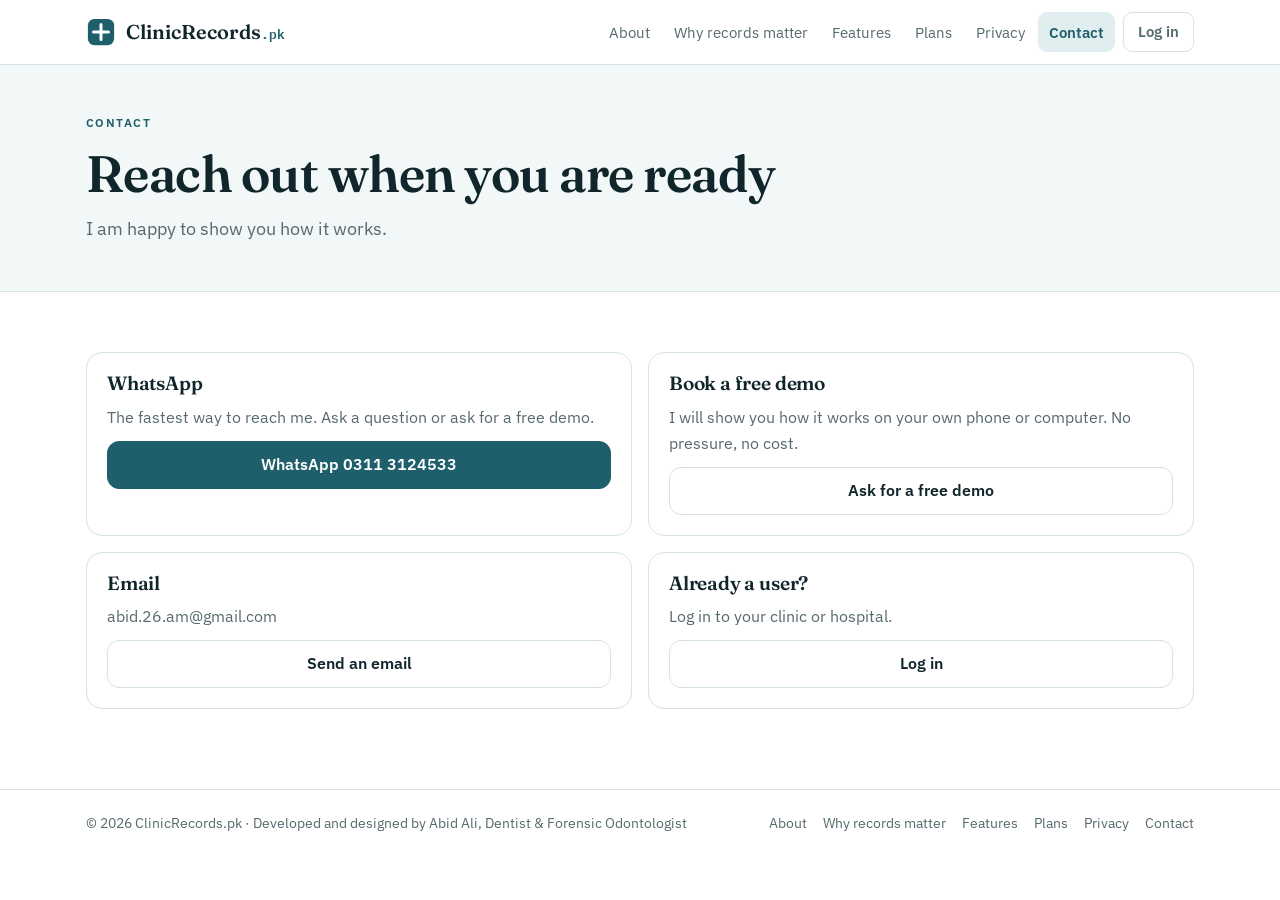
<file: contact.html>
<!doctype html>
<!-- ClinicRecords.pk – website. © 2026 Abid Ali. All rights reserved. -->
<html lang="en">
<head>
<meta charset="utf-8">
<meta name="viewport" content="width=device-width,initial-scale=1,viewport-fit=cover">
<meta name="theme-color" content="#1f5f6b">
<title>Contact – ClinicRecords.pk</title>
<meta name="description" content="Contact Abid Ali about ClinicRecords.pk by WhatsApp or email, or ask for a free demo.">
<link rel="preconnect" href="https://fonts.googleapis.com">
<link rel="stylesheet" href="https://fonts.googleapis.com/css2?family=Fraunces:opsz,wght@9..144,500;9..144,600&family=IBM+Plex+Sans:wght@400;500;600&family=IBM+Plex+Mono:wght@500&display=swap">
<link rel="stylesheet" href="site.css">
</head>
<body>
<header class="top"><div class="wrap">
  <a class="brand" href="home.html"><svg class="mark" viewBox="0 0 32 32" aria-hidden="true"><rect x="2" y="2" width="28" height="28" rx="7" fill="var(--teal)"/><path d="M16 8v16M8 16h16" stroke="var(--bg)" stroke-width="3.2" stroke-linecap="round"/></svg><span>ClinicRecords<small>.pk</small></span></a>
  <button class="btn menubtn" type="button" id="menubtn" aria-expanded="false" aria-controls="nav">☰ Menu</button>
  <nav class="nav" id="nav" aria-label="Main menu"><a href="home.html">About</a><a href="why.html">Why records matter</a><a href="features.html">Features</a><a href="plans.html">Plans</a><a href="privacy.html">Privacy</a><a href="contact.html" aria-current="page">Contact</a><a class="btn" href="index.html" style="margin-left:6px">Log in</a></nav>
</div></header>
<main>
<section class="ph"><div class="wrap"><p class="eyebrow">Contact</p><h1>Reach out when you are ready</h1><p class="lead">I am happy to show you how it works.</p></div></section><section class="band"><div class="wrap"><div class="grid g2">
<div class="cardx"><h3>WhatsApp</h3><p style="color:var(--muted)">The fastest way to reach me. Ask a question or ask for a free demo.</p><a class="btn primary" href="https://wa.me/923113124533">WhatsApp 0311 3124533</a></div>
<div class="cardx"><h3>Book a free demo</h3><p style="color:var(--muted)">I will show you how it works on your own phone or computer. No pressure, no cost.</p><a class="btn" href="https://wa.me/923113124533?text=Hello,%20I%20would%20like%20a%20free%20demo%20of%20ClinicRecords.pk.">Ask for a free demo</a></div>
<div class="cardx"><h3>Email</h3><p style="color:var(--muted)">abid.26.am@gmail.com</p><a class="btn" href="mailto:abid.26.am@gmail.com">Send an email</a></div>
<div class="cardx"><h3>Already a user?</h3><p style="color:var(--muted)">Log in to your clinic or hospital.</p><a class="btn" href="index.html">Log in</a></div></div></div></section>
</main>
<footer><div class="wrap"><span>© 2026 ClinicRecords.pk · Developed and designed by Abid Ali, Dentist &amp; Forensic Odontologist</span><nav aria-label="Footer"><a href="home.html">About</a><a href="why.html">Why records matter</a><a href="features.html">Features</a><a href="plans.html">Plans</a><a href="privacy.html">Privacy</a><a href="contact.html">Contact</a></nav></div></footer>
<script>var b=document.getElementById('menubtn'),n=document.getElementById('nav');b.addEventListener('click',function(){var o=n.classList.toggle('open');b.setAttribute('aria-expanded',o)});n.addEventListener('click',function(e){if(e.target.tagName==='A')n.classList.remove('open')});</script>
</body>
</html>
</file>
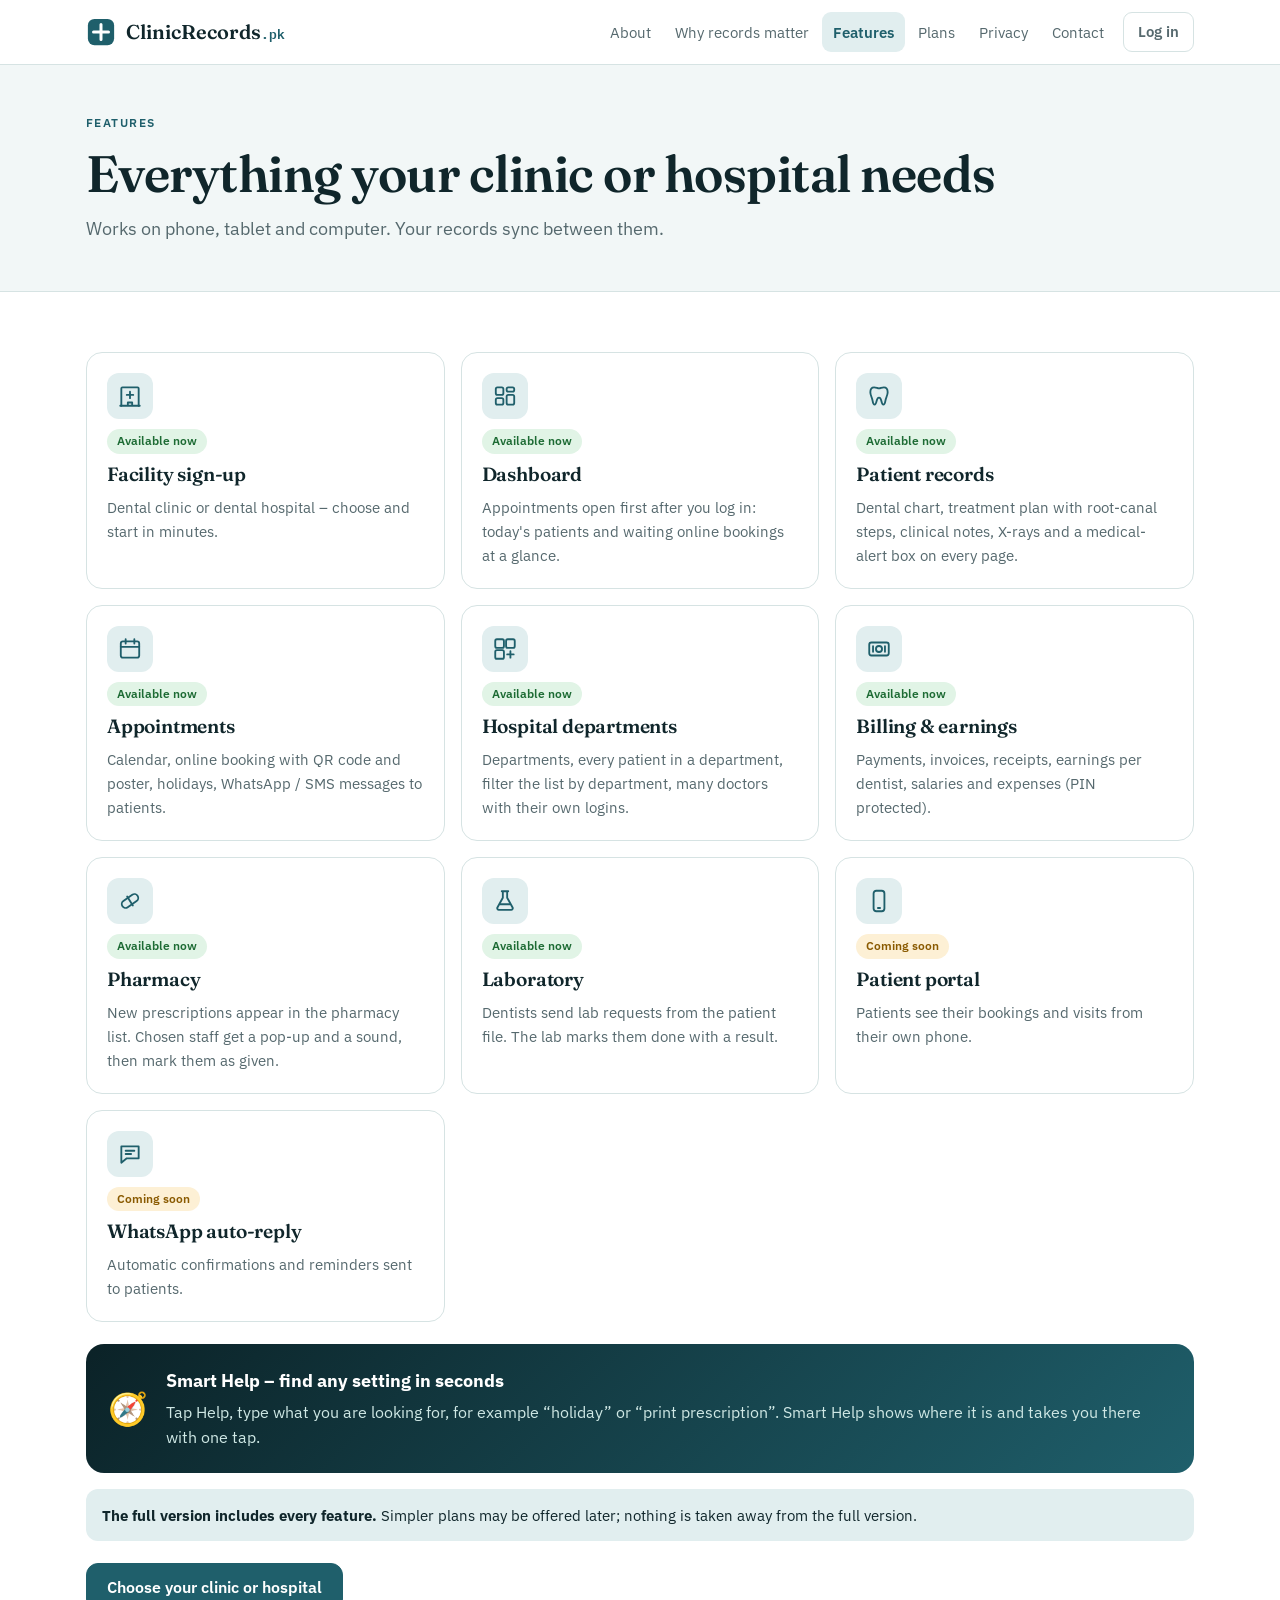
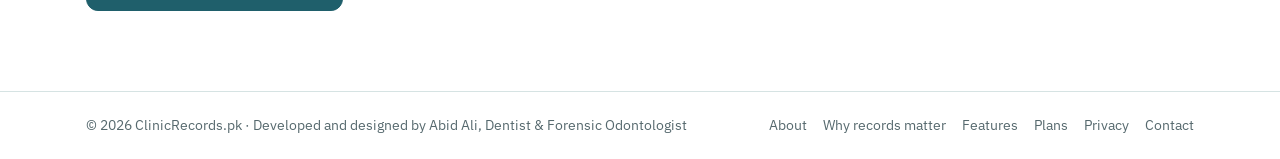
<file: features.html>
<!doctype html>
<!-- ClinicRecords.pk – website. © 2026 Abid Ali. All rights reserved. -->
<html lang="en">
<head>
<meta charset="utf-8">
<meta name="viewport" content="width=device-width,initial-scale=1,viewport-fit=cover">
<meta name="theme-color" content="#1f5f6b">
<title>Features – ClinicRecords.pk</title>
<meta name="description" content="Everything a dental clinic or hospital needs: records, chart, appointments, online booking, billing, pharmacy and laboratory.">
<link rel="preconnect" href="https://fonts.googleapis.com">
<link rel="stylesheet" href="https://fonts.googleapis.com/css2?family=Fraunces:opsz,wght@9..144,500;9..144,600&family=IBM+Plex+Sans:wght@400;500;600&family=IBM+Plex+Mono:wght@500&display=swap">
<link rel="stylesheet" href="site.css">
</head>
<body>
<header class="top"><div class="wrap">
  <a class="brand" href="home.html"><svg class="mark" viewBox="0 0 32 32" aria-hidden="true"><rect x="2" y="2" width="28" height="28" rx="7" fill="var(--teal)"/><path d="M16 8v16M8 16h16" stroke="var(--bg)" stroke-width="3.2" stroke-linecap="round"/></svg><span>ClinicRecords<small>.pk</small></span></a>
  <button class="btn menubtn" type="button" id="menubtn" aria-expanded="false" aria-controls="nav">☰ Menu</button>
  <nav class="nav" id="nav" aria-label="Main menu"><a href="home.html">About</a><a href="why.html">Why records matter</a><a href="features.html" aria-current="page">Features</a><a href="plans.html">Plans</a><a href="privacy.html">Privacy</a><a href="contact.html">Contact</a><a class="btn" href="index.html" style="margin-left:6px">Log in</a></nav>
</div></header>
<main>
<section class="ph"><div class="wrap"><p class="eyebrow">Features</p><h1>Everything your clinic or hospital needs</h1><p class="lead">Works on phone, tablet and computer. Your records sync between them.</p></div></section><section class="band"><div class="wrap">
<div class="grid g3"><div class="cardx"><div class="ic"><svg viewBox="0 0 24 24" aria-hidden="true"><path d="M4 21V5a1 1 0 0 1 1-1h14a1 1 0 0 1 1 1v16"/><path d="M3 21h18M12 8v6M9 11h6M10 21v-3h4v3"/></svg></div><span class="badge ok">Available now</span><h3>Facility sign-up</h3><p style="color:var(--muted);font-size:.94rem">Dental clinic or dental hospital – choose and start in minutes.</p></div><div class="cardx"><div class="ic"><svg viewBox="0 0 24 24" aria-hidden="true"><rect x="3.5" y="4" width="7" height="7" rx="1.5"/><rect x="13.5" y="4" width="7" height="4" rx="1.5"/><rect x="13.5" y="11" width="7" height="9" rx="1.5"/><rect x="3.5" y="14" width="7" height="6" rx="1.5"/></svg></div><span class="badge ok">Available now</span><h3>Dashboard</h3><p style="color:var(--muted);font-size:.94rem">Appointments open first after you log in: today's patients and waiting online bookings at a glance.</p></div><div class="cardx"><div class="ic"><svg viewBox="0 0 24 24" aria-hidden="true"><path d="M7.5 4C5 4 4 6 4 8.5c0 3 1.5 4.5 2 7.5.4 2.5 1 4 2 4s1.5-2 2-4 1-2.5 2-2.5 1.5.5 2 2.5.9 4 2 4 1.6-1.5 2-4c.5-3 2-4.5 2-7.5C20 6 19 4 16.5 4c-2 0-3 1-4.5 1S9.5 4 7.5 4z"/></svg></div><span class="badge ok">Available now</span><h3>Patient records</h3><p style="color:var(--muted);font-size:.94rem">Dental chart, treatment plan with root-canal steps, clinical notes, X-rays and a medical-alert box on every page.</p></div><div class="cardx"><div class="ic"><svg viewBox="0 0 24 24" aria-hidden="true"><rect x="3.5" y="5" width="17" height="15" rx="2"/><path d="M3.5 10h17M8 3v4M16 3v4"/></svg></div><span class="badge ok">Available now</span><h3>Appointments</h3><p style="color:var(--muted);font-size:.94rem">Calendar, online booking with QR code and poster, holidays, WhatsApp / SMS messages to patients.</p></div><div class="cardx"><div class="ic"><svg viewBox="0 0 24 24" aria-hidden="true"><rect x="3" y="3" width="8" height="8" rx="1.5"/><rect x="13" y="3" width="8" height="8" rx="1.5"/><rect x="3" y="13" width="8" height="8" rx="1.5"/><path d="M17 14v6M14 17h6"/></svg></div><span class="badge ok">Available now</span><h3>Hospital departments</h3><p style="color:var(--muted);font-size:.94rem">Departments, every patient in a department, filter the list by department, many doctors with their own logins.</p></div><div class="cardx"><div class="ic"><svg viewBox="0 0 24 24" aria-hidden="true"><rect x="3" y="6" width="18" height="12" rx="2"/><circle cx="12" cy="12" r="2.8"/><path d="M6.5 9.5v5M17.5 9.5v5"/></svg></div><span class="badge ok">Available now</span><h3>Billing &amp; earnings</h3><p style="color:var(--muted);font-size:.94rem">Payments, invoices, receipts, earnings per dentist, salaries and expenses (PIN protected).</p></div><div class="cardx"><div class="ic"><svg viewBox="0 0 24 24" aria-hidden="true"><rect x="3.5" y="8.5" width="17" height="7" rx="3.5" transform="rotate(-35 12 12)"/><path d="M9.4 7.9l5.2 8.2"/></svg></div><span class="badge ok">Available now</span><h3>Pharmacy</h3><p style="color:var(--muted);font-size:.94rem">New prescriptions appear in the pharmacy list. Chosen staff get a pop-up and a sound, then mark them as given.</p></div><div class="cardx"><div class="ic"><svg viewBox="0 0 24 24" aria-hidden="true"><path d="M9 3h6M10 3v6l-5 9a1.5 1.5 0 0 0 1.3 2.2h11.4A1.5 1.5 0 0 0 19 18l-5-9V3"/><path d="M7.5 15h9"/></svg></div><span class="badge ok">Available now</span><h3>Laboratory</h3><p style="color:var(--muted);font-size:.94rem">Dentists send lab requests from the patient file. The lab marks them done with a result.</p></div><div class="cardx"><div class="ic"><svg viewBox="0 0 24 24" aria-hidden="true"><rect x="7" y="2.5" width="10" height="19" rx="2.5"/><path d="M11 18.5h2"/></svg></div><span class="badge soon">Coming soon</span><h3>Patient portal</h3><p style="color:var(--muted);font-size:.94rem">Patients see their bookings and visits from their own phone.</p></div><div class="cardx"><div class="ic"><svg viewBox="0 0 24 24" aria-hidden="true"><path d="M4 5h16v11H9l-5 4z"/><path d="M8 9h8M8 12h5"/></svg></div><span class="badge soon">Coming soon</span><h3>WhatsApp auto-reply</h3><p style="color:var(--muted);font-size:.94rem">Automatic confirmations and reminders sent to patients.</p></div></div>
<div class="help3" style="margin-top:22px"><div class="hi">🧭</div><div style="flex:1;min-width:220px"><b style="font-size:1.15rem">Smart Help – find any setting in seconds</b><p>Tap Help, type what you are looking for, for example “holiday” or “print prescription”. Smart Help shows where it is and takes you there with one tap.</p></div></div>
<div class="note" style="margin-top:16px"><b>The full version includes every feature.</b> Simpler plans may be offered later; nothing is taken away from the full version.</div>
<p style="margin-top:22px"><a class="btn primary" href="home.html#signup">Choose your clinic or hospital</a></p>
</div></section>
</main>
<footer><div class="wrap"><span>© 2026 ClinicRecords.pk · Developed and designed by Abid Ali, Dentist &amp; Forensic Odontologist</span><nav aria-label="Footer"><a href="home.html">About</a><a href="why.html">Why records matter</a><a href="features.html">Features</a><a href="plans.html">Plans</a><a href="privacy.html">Privacy</a><a href="contact.html">Contact</a></nav></div></footer>
<script>var b=document.getElementById('menubtn'),n=document.getElementById('nav');b.addEventListener('click',function(){var o=n.classList.toggle('open');b.setAttribute('aria-expanded',o)});n.addEventListener('click',function(e){if(e.target.tagName==='A')n.classList.remove('open')});</script>
</body>
</html>
</file>
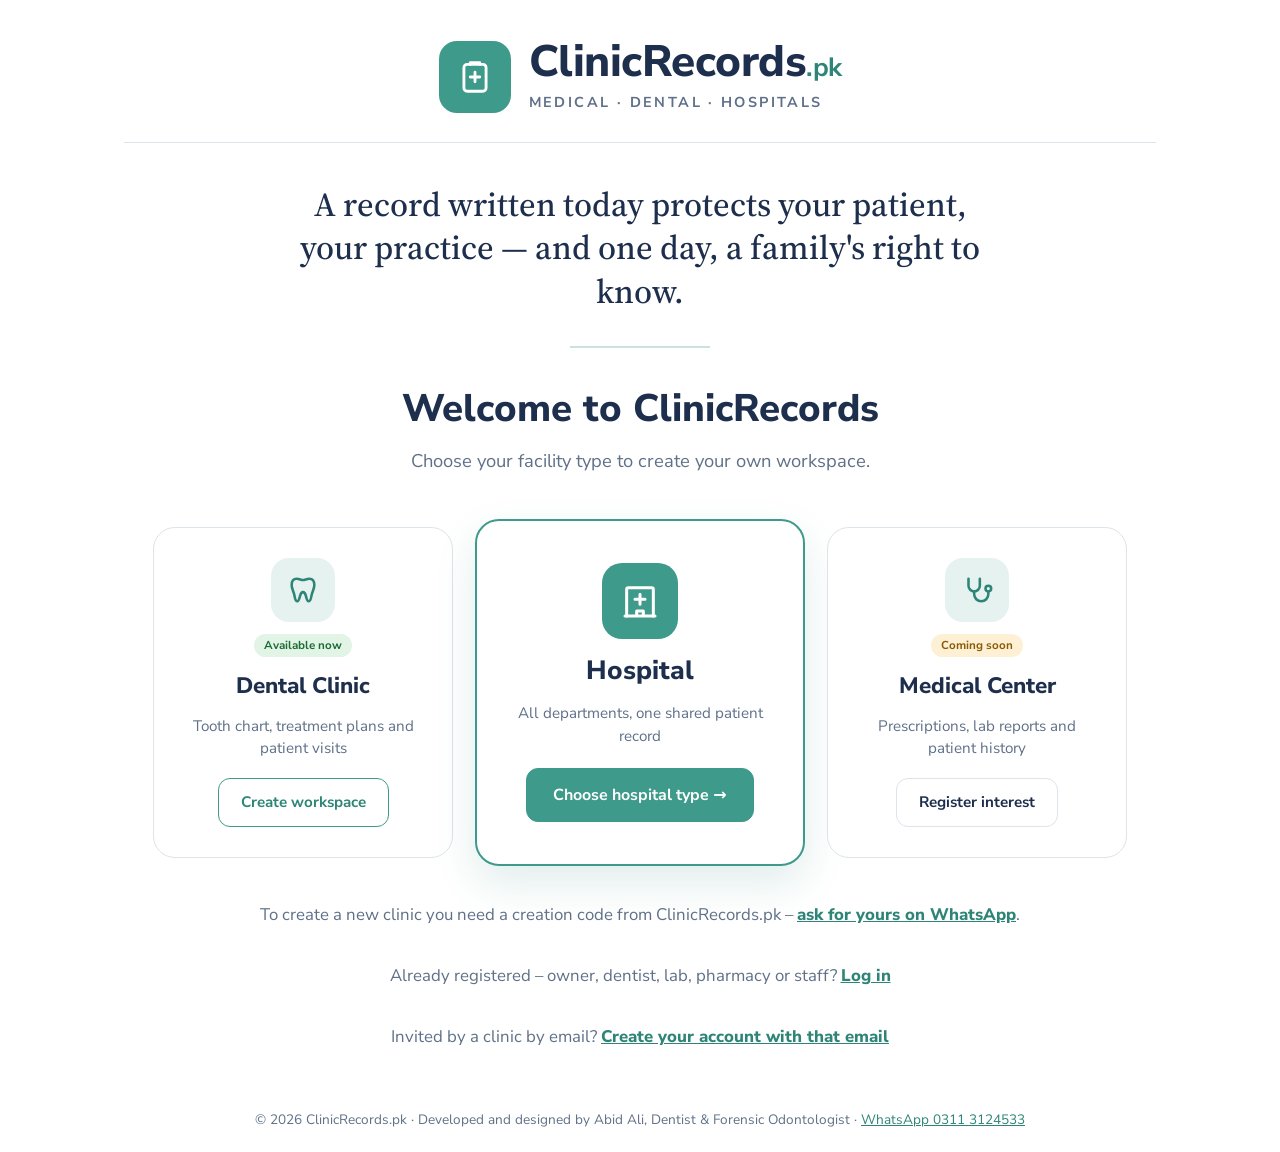
<file: home.html>
<!doctype html>
<!-- ClinicRecords.pk – welcome page. © 2026 Abid Ali. All rights reserved. -->
<html lang="en">
<head>
<meta charset="utf-8">
<meta name="viewport" content="width=device-width,initial-scale=1,viewport-fit=cover">
<meta name="theme-color" content="#ffffff"><meta name="color-scheme" content="light">
<title>Welcome to ClinicRecords.pk</title>
<meta name="description" content="Patient records for dental clinics, medical centers and hospitals. Choose your facility type to create your own workspace.">
<link rel="preconnect" href="https://fonts.googleapis.com">
<link rel="stylesheet" href="https://fonts.googleapis.com/css2?family=Nunito+Sans:wght@400;600;700;800&family=Source+Serif+4:wght@500;600&display=swap">
<style>
:root{--bg:#ffffff;--card:#fff;--ink:#1E2F4D;--muted:#5F7088;--line:#DDE4EA;--teal:#3E9A8A;--teal-d:#2E8577;--teal-soft:#E6F2F0;--wave1:#DCEBEA;--wave2:#CCE2E0;--ok:#1d6b34;--ok-soft:#e1f4e6;--warn:#8a5a00;--warn-soft:#fdf0d5}
*{box-sizing:border-box}
body{margin:0;background:var(--bg);color:var(--ink);font-family:'Nunito Sans',system-ui,-apple-system,'Segoe UI',sans-serif;line-height:1.5}
a{color:var(--teal-d)}
.page{position:relative;overflow:hidden;min-height:100vh}
.waves{position:absolute;left:0;bottom:0;width:100%;height:220px;pointer-events:none}
.in{position:relative;max-width:1080px;margin:0 auto;padding:40px 24px 60px}
header{display:flex;flex-wrap:wrap;justify-content:center;align-items:center;gap:18px;padding-bottom:28px;border-bottom:1px solid var(--line)}
.logo{width:72px;height:72px;border-radius:18px;background:var(--teal);display:flex;align-items:center;justify-content:center}
.name{margin:0;font-size:clamp(2rem,6vw,2.75rem);font-weight:800;letter-spacing:-.5px;line-height:1}
.name small{font-size:.6em;font-weight:700;color:var(--teal-d)}
.tag{margin:8px 0 0;font-size:.9rem;font-weight:700;letter-spacing:2.4px;color:var(--muted)}
.hero{text-align:center;padding:40px 0 0}
.quote{margin:0 auto;max-width:720px;font-family:'Source Serif 4',Georgia,serif;font-size:clamp(1.35rem,3.6vw,2.1rem);line-height:1.3;font-weight:500}
.rule{width:140px;height:2px;background:#CCE2E0;margin:32px auto}
h1{margin:0;font-size:clamp(1.8rem,4.5vw,2.4rem);font-weight:800}
.sub{margin:10px auto 0;max-width:460px;font-size:1.15rem;color:var(--muted)}
.cards{display:flex;flex-wrap:wrap;justify-content:center;align-items:center;gap:22px;padding-top:44px}
.c{flex:1 1 260px;max-width:300px;min-width:0;text-decoration:none;color:var(--ink);background:var(--card);border:1px solid var(--line);border-radius:22px;padding:30px 26px;display:flex;flex-direction:column;align-items:center;text-align:center;gap:12px;font:inherit}
.c.big{flex-basis:280px;max-width:330px;border:2px solid var(--teal);border-radius:24px;padding:42px 28px;box-shadow:0 18px 40px rgba(46,133,119,.14)}
button.c{cursor:pointer}
.ico{width:64px;height:64px;border-radius:18px;background:var(--teal-soft);display:flex;align-items:center;justify-content:center}
.big .ico{width:76px;height:76px;border-radius:20px;background:var(--teal)}
.ico svg{width:34px;height:34px;stroke:var(--teal-d);fill:none;stroke-width:1.8;stroke-linecap:round;stroke-linejoin:round}.big .ico svg{width:40px;height:40px;stroke:#fff}
.t{font-size:1.4rem;font-weight:800}.big .t{font-size:1.65rem}
.d{font-size:.95rem;color:var(--muted)}
.go{margin-top:6px;padding:12px 22px;border:1.5px solid var(--teal);border-radius:12px;color:var(--teal-d);font-weight:700;font-size:.95rem}
.big .go{margin-top:8px;padding:14px 26px;background:var(--teal);color:#fff;font-size:1rem}
.badge{font-size:.72rem;font-weight:700;padding:3px 10px;border-radius:99px}.badge.soon{background:var(--warn-soft);color:var(--warn)}.badge.ok{background:var(--ok-soft);color:var(--ok)}
.go.soon{border-color:var(--line);color:var(--ink)}
.type{max-width:980px;margin:26px auto 0;padding:20px;border-radius:22px;background:var(--card);border:1px solid var(--line);box-shadow:0 18px 40px rgba(46,133,119,.1)}
.type[hidden]{display:none}.type h2{margin:0 0 14px;font-size:1.2rem;text-align:center}
.type .row{display:flex;flex-wrap:wrap;gap:16px}.type .c{max-width:none;border-radius:18px;padding:22px;flex:1 1 220px}
.login{margin:36px 0 0;text-align:center;font-size:1.05rem;color:var(--muted)}.login a{font-weight:800}
.incl{margin:44px auto 0;max-width:900px;padding:22px;border-radius:20px;background:var(--card);border:1px solid var(--line)}
.incl h2{margin:0 0 4px;font-size:1.15rem;text-align:center}.incl p{margin:0 0 14px;text-align:center;color:var(--muted);font-size:.95rem}
.incl ul{list-style:none;margin:0;padding:0;display:grid;grid-template-columns:repeat(2,minmax(0,1fr));gap:10px}
@media (max-width:640px){.incl ul{grid-template-columns:1fr}}
.incl li{display:flex;gap:10px;align-items:flex-start;padding:10px 12px;border-radius:12px;background:var(--bg);font-size:.95rem}
.incl li b{display:block}.incl li span.s{color:var(--muted);font-size:.88rem}
.incl .badge{margin-left:6px;vertical-align:middle}
footer{position:relative;text-align:center;font-size:.85rem;color:var(--muted);padding:0 16px 22px;margin-top:0}
a:focus-visible,button:focus-visible{outline:3px solid var(--teal);outline-offset:3px}
</style>
</head>
<body>
<div class="page">

<div class="in">
<header>
  <div class="logo"><svg aria-hidden="true" width="38" height="38" viewBox="0 0 24 24" fill="none" stroke="#fff" stroke-width="1.8" stroke-linecap="round" stroke-linejoin="round"><rect x="5" y="4" width="14" height="17" rx="2"/><path d="M9 4V3h6v1"/><path d="M12 9v6M9 12h6"/></svg></div>
  <div><p class="name">ClinicRecords<small>.pk</small></p><p class="tag">MEDICAL · DENTAL · HOSPITALS</p></div>
</header>
<section class="hero">
  <p class="quote">A record written today protects your patient, your practice — and one day, a family's right to know.</p>
  <div class="rule"></div>
  <h1>Welcome to ClinicRecords</h1>
  <p class="sub">Choose your facility type to create your own workspace.</p>
</section>
<section class="cards" aria-label="Facility types">
  <a class="c" href="index.html?signup=1&amp;type=dental_clinic">
    <div class="ico"><svg viewBox="0 0 24 24" aria-hidden="true"><path d="M7.5 4C5 4 4 6 4 8.5c0 3 1.5 4.5 2 7.5.4 2.5 1 4 2 4s1.5-2 2-4 1-2.5 2-2.5 1.5.5 2 2.5.9 4 2 4 1.6-1.5 2-4c.5-3 2-4.5 2-7.5C20 6 19 4 16.5 4c-2 0-3 1-4.5 1S9.5 4 7.5 4z"/></svg></div>
    <span class="badge ok">Available now</span><span class="t">Dental Clinic</span><span class="d">Tooth chart, treatment plans and patient visits</span><span class="go">Create workspace</span></a>
  <a class="c big" href="hospital.html">
    <div class="ico"><svg viewBox="0 0 24 24" aria-hidden="true"><path d="M4 21V5a1 1 0 0 1 1-1h14a1 1 0 0 1 1 1v16"/><path d="M3 21h18M12 8v6M9 11h6M10 21v-3h4v3"/></svg></div>
    <span class="t">Hospital</span><span class="d">All departments, one shared patient record</span><span class="go">Choose hospital type →</span></a>
  <a class="c" href="https://wa.me/923113124533?text=Hello%2C%20I%20would%20like%20to%20register%20my%20interest%20in%20ClinicRecords.pk%20for%20a%20medical%20center.">
    <div class="ico"><svg viewBox="0 0 24 24" aria-hidden="true"><path d="M6 4v5a4 4 0 0 0 8 0V4"/><path d="M10 13v2a5 5 0 0 0 10 0v-2"/><circle cx="20" cy="11" r="2"/></svg></div>
    <span class="badge soon">Coming soon</span><span class="t">Medical Center</span><span class="d">Prescriptions, lab reports and patient history</span><span class="go soon">Register interest</span></a>
</section>

<p class="login">To create a new clinic you need a creation code from ClinicRecords.pk – <a href="https://wa.me/923113124533?text=Hello%2C%20I%20would%20like%20a%20clinic%20creation%20code%20for%20ClinicRecords.pk">ask for yours on WhatsApp</a>.</p>
<p class="login">Already registered – owner, dentist, lab, pharmacy or staff? <a href="index.html?app=1">Log in</a></p>
<p class="login">Invited by a clinic by email? <a href="index.html?signup=1&amp;staff=1">Create your account with that email</a></p>

</div>
<footer>© 2026 ClinicRecords.pk · Developed and designed by Abid Ali, Dentist &amp; Forensic Odontologist · <a href="https://wa.me/923113124533">WhatsApp 0311 3124533</a></footer>
</div>
</body>
</html>
</file>
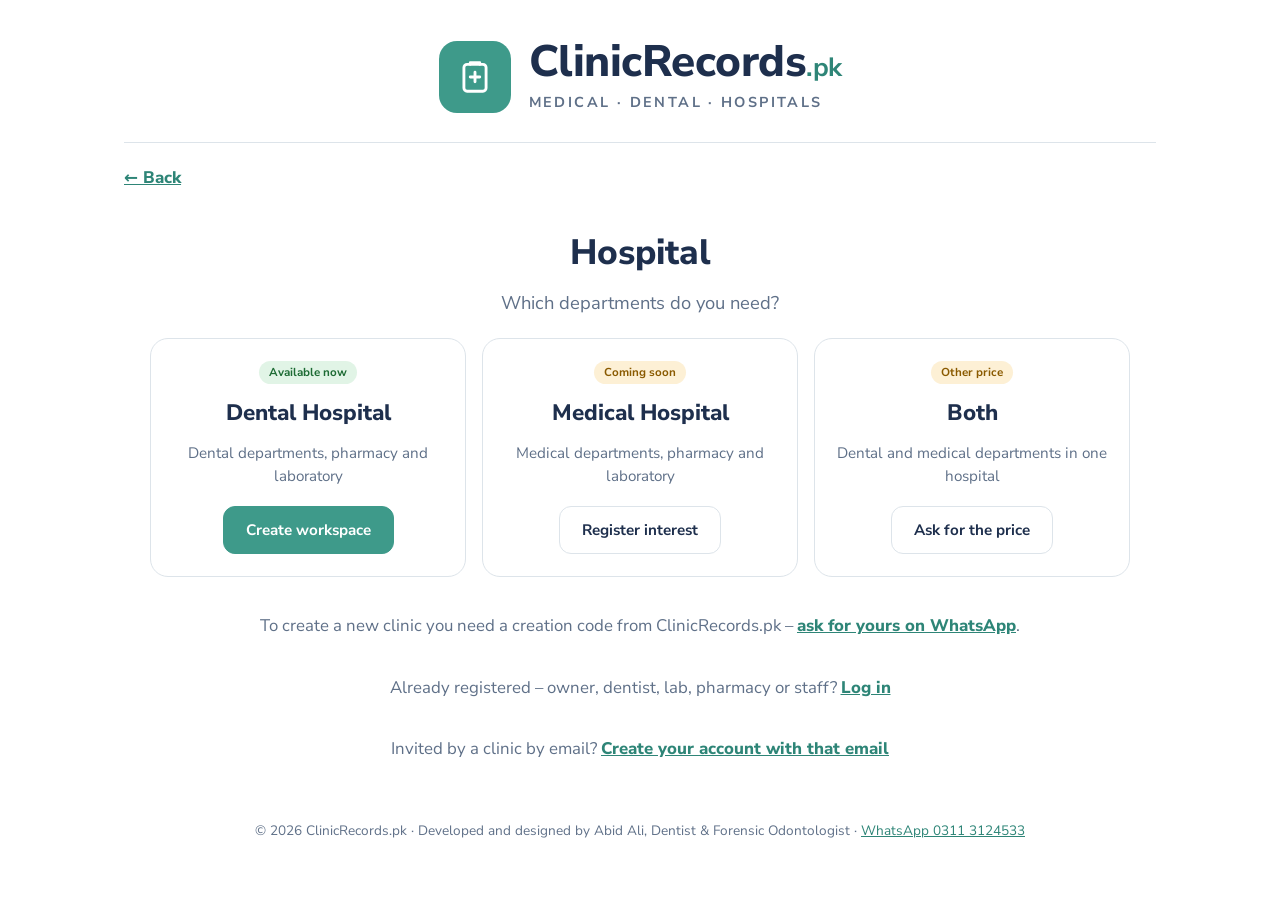
<file: hospital.html>
<!doctype html>
<!-- ClinicRecords.pk – welcome page. © 2026 Abid Ali. All rights reserved. -->
<html lang="en">
<head>
<meta charset="utf-8">
<meta name="viewport" content="width=device-width,initial-scale=1,viewport-fit=cover">
<meta name="theme-color" content="#ffffff"><meta name="color-scheme" content="light">
<title>Hospital – ClinicRecords.pk</title>
<meta name="description" content="Patient records for dental clinics, medical centers and hospitals. Choose your facility type to create your own workspace.">
<link rel="preconnect" href="https://fonts.googleapis.com">
<link rel="stylesheet" href="https://fonts.googleapis.com/css2?family=Nunito+Sans:wght@400;600;700;800&family=Source+Serif+4:wght@500;600&display=swap">
<style>
:root{--bg:#ffffff;--card:#fff;--ink:#1E2F4D;--muted:#5F7088;--line:#DDE4EA;--teal:#3E9A8A;--teal-d:#2E8577;--teal-soft:#E6F2F0;--wave1:#DCEBEA;--wave2:#CCE2E0;--ok:#1d6b34;--ok-soft:#e1f4e6;--warn:#8a5a00;--warn-soft:#fdf0d5}
*{box-sizing:border-box}
body{margin:0;background:var(--bg);color:var(--ink);font-family:'Nunito Sans',system-ui,-apple-system,'Segoe UI',sans-serif;line-height:1.5}
a{color:var(--teal-d)}
.page{position:relative;overflow:hidden;min-height:100vh}
.waves{position:absolute;left:0;bottom:0;width:100%;height:220px;pointer-events:none}
.in{position:relative;max-width:1080px;margin:0 auto;padding:40px 24px 60px}
header{display:flex;flex-wrap:wrap;justify-content:center;align-items:center;gap:18px;padding-bottom:28px;border-bottom:1px solid var(--line)}
.logo{width:72px;height:72px;border-radius:18px;background:var(--teal);display:flex;align-items:center;justify-content:center}
.name{margin:0;font-size:clamp(2rem,6vw,2.75rem);font-weight:800;letter-spacing:-.5px;line-height:1}
.name small{font-size:.6em;font-weight:700;color:var(--teal-d)}
.tag{margin:8px 0 0;font-size:.9rem;font-weight:700;letter-spacing:2.4px;color:var(--muted)}
.hero{text-align:center;padding:40px 0 0}
.quote{margin:0 auto;max-width:720px;font-family:'Source Serif 4',Georgia,serif;font-size:clamp(1.35rem,3.6vw,2.1rem);line-height:1.3;font-weight:500}
.rule{width:140px;height:2px;background:#CCE2E0;margin:32px auto}
h1{margin:0;font-size:clamp(1.8rem,4.5vw,2.4rem);font-weight:800}
.sub{margin:10px auto 0;max-width:460px;font-size:1.15rem;color:var(--muted)}
.cards{display:flex;flex-wrap:wrap;justify-content:center;align-items:center;gap:22px;padding-top:44px}
.c{flex:1 1 260px;max-width:300px;min-width:0;text-decoration:none;color:var(--ink);background:var(--card);border:1px solid var(--line);border-radius:22px;padding:30px 26px;display:flex;flex-direction:column;align-items:center;text-align:center;gap:12px;font:inherit}
.c.big{flex-basis:280px;max-width:330px;border:2px solid var(--teal);border-radius:24px;padding:42px 28px;box-shadow:0 18px 40px rgba(46,133,119,.14)}
button.c{cursor:pointer}
.ico{width:64px;height:64px;border-radius:18px;background:var(--teal-soft);display:flex;align-items:center;justify-content:center}
.big .ico{width:76px;height:76px;border-radius:20px;background:var(--teal)}
.ico svg{width:34px;height:34px;stroke:var(--teal-d);fill:none;stroke-width:1.8;stroke-linecap:round;stroke-linejoin:round}.big .ico svg{width:40px;height:40px;stroke:#fff}
.t{font-size:1.4rem;font-weight:800}.big .t{font-size:1.65rem}
.d{font-size:.95rem;color:var(--muted)}
.go{margin-top:6px;padding:12px 22px;border:1.5px solid var(--teal);border-radius:12px;color:var(--teal-d);font-weight:700;font-size:.95rem}
.big .go{margin-top:8px;padding:14px 26px;background:var(--teal);color:#fff;font-size:1rem}
.badge{font-size:.72rem;font-weight:700;padding:3px 10px;border-radius:99px}.badge.soon{background:var(--warn-soft);color:var(--warn)}.badge.ok{background:var(--ok-soft);color:var(--ok)}
.go.soon{border-color:var(--line);color:var(--ink)}
.type{max-width:980px;margin:26px auto 0;padding:20px;border-radius:22px;background:var(--card);border:1px solid var(--line);box-shadow:0 18px 40px rgba(46,133,119,.1)}
.type[hidden]{display:none}.type{border:0;box-shadow:none;padding:0}.type h2{margin:0 0 14px;font-size:1.2rem;text-align:center}
.type .row{display:flex;flex-wrap:wrap;gap:16px}.type .c{max-width:none;border-radius:18px;padding:22px;flex:1 1 220px}
.login{margin:36px 0 0;text-align:center;font-size:1.05rem;color:var(--muted)}.login a{font-weight:800}
.incl{margin:44px auto 0;max-width:900px;padding:22px;border-radius:20px;background:var(--card);border:1px solid var(--line)}
.incl h2{margin:0 0 4px;font-size:1.15rem;text-align:center}.incl p{margin:0 0 14px;text-align:center;color:var(--muted);font-size:.95rem}
.incl ul{list-style:none;margin:0;padding:0;display:grid;grid-template-columns:repeat(2,minmax(0,1fr));gap:10px}
@media (max-width:640px){.incl ul{grid-template-columns:1fr}}
.incl li{display:flex;gap:10px;align-items:flex-start;padding:10px 12px;border-radius:12px;background:var(--bg);font-size:.95rem}
.incl li b{display:block}.incl li span.s{color:var(--muted);font-size:.88rem}
.incl .badge{margin-left:6px;vertical-align:middle}
footer{position:relative;text-align:center;font-size:.85rem;color:var(--muted);padding:0 16px 22px;margin-top:0}
a:focus-visible,button:focus-visible{outline:3px solid var(--teal);outline-offset:3px}
</style>
</head>
<body>
<div class="page"><div class="in">
<header>
  <div class="logo"><svg aria-hidden="true" width="38" height="38" viewBox="0 0 24 24" fill="none" stroke="#fff" stroke-width="1.8" stroke-linecap="round" stroke-linejoin="round"><rect x="5" y="4" width="14" height="17" rx="2"/><path d="M9 4V3h6v1"/><path d="M12 9v6M9 12h6"/></svg></div>
  <div><p class="name">ClinicRecords<small>.pk</small></p><p class="tag">MEDICAL · DENTAL · HOSPITALS</p></div>
</header>
<p class="login" style="margin:22px 0 0;text-align:left"><a href="home.html">← Back</a></p>
<section class="type" id="htype" style="margin-top:36px">
  <h1 style="text-align:center;font-size:clamp(1.6rem,4vw,2.2rem)">Hospital</h1><p class="sub" style="text-align:center;margin-bottom:22px">Which departments do you need?</p>
  <div class="row">
    <a class="c" href="index.html?signup=1&amp;type=dental_hospital"><span class="badge ok">Available now</span><span class="t">Dental Hospital</span><span class="d">Dental departments, pharmacy and laboratory</span><span class="go" style="background:var(--teal);color:#fff">Create workspace</span></a>
    <a class="c" href="https://wa.me/923113124533?text=Hello%2C%20I%20would%20like%20to%20register%20my%20interest%20in%20ClinicRecords.pk%20for%20a%20medical%20hospital."><span class="badge soon">Coming soon</span><span class="t">Medical Hospital</span><span class="d">Medical departments, pharmacy and laboratory</span><span class="go soon">Register interest</span></a>
    <a class="c" href="https://wa.me/923113124533?text=Hello%2C%20I%20would%20like%20to%20know%20the%20price%20of%20ClinicRecords.pk%20for%20a%20hospital%20with%20both%20dental%20and%20medical%20departments."><span class="badge soon">Other price</span><span class="t">Both</span><span class="d">Dental and medical departments in one hospital</span><span class="go soon">Ask for the price</span></a>
  </div>
</section>
<p class="login">To create a new clinic you need a creation code from ClinicRecords.pk – <a href="https://wa.me/923113124533?text=Hello%2C%20I%20would%20like%20a%20clinic%20creation%20code%20for%20ClinicRecords.pk">ask for yours on WhatsApp</a>.</p>
<p class="login">Already registered – owner, dentist, lab, pharmacy or staff? <a href="index.html?app=1">Log in</a></p>
<p class="login">Invited by a clinic by email? <a href="index.html?signup=1&amp;staff=1">Create your account with that email</a></p>
</div>
<footer>© 2026 ClinicRecords.pk · Developed and designed by Abid Ali, Dentist &amp; Forensic Odontologist · <a href="https://wa.me/923113124533">WhatsApp 0311 3124533</a></footer>
</div>
</body>
</html>
</file>
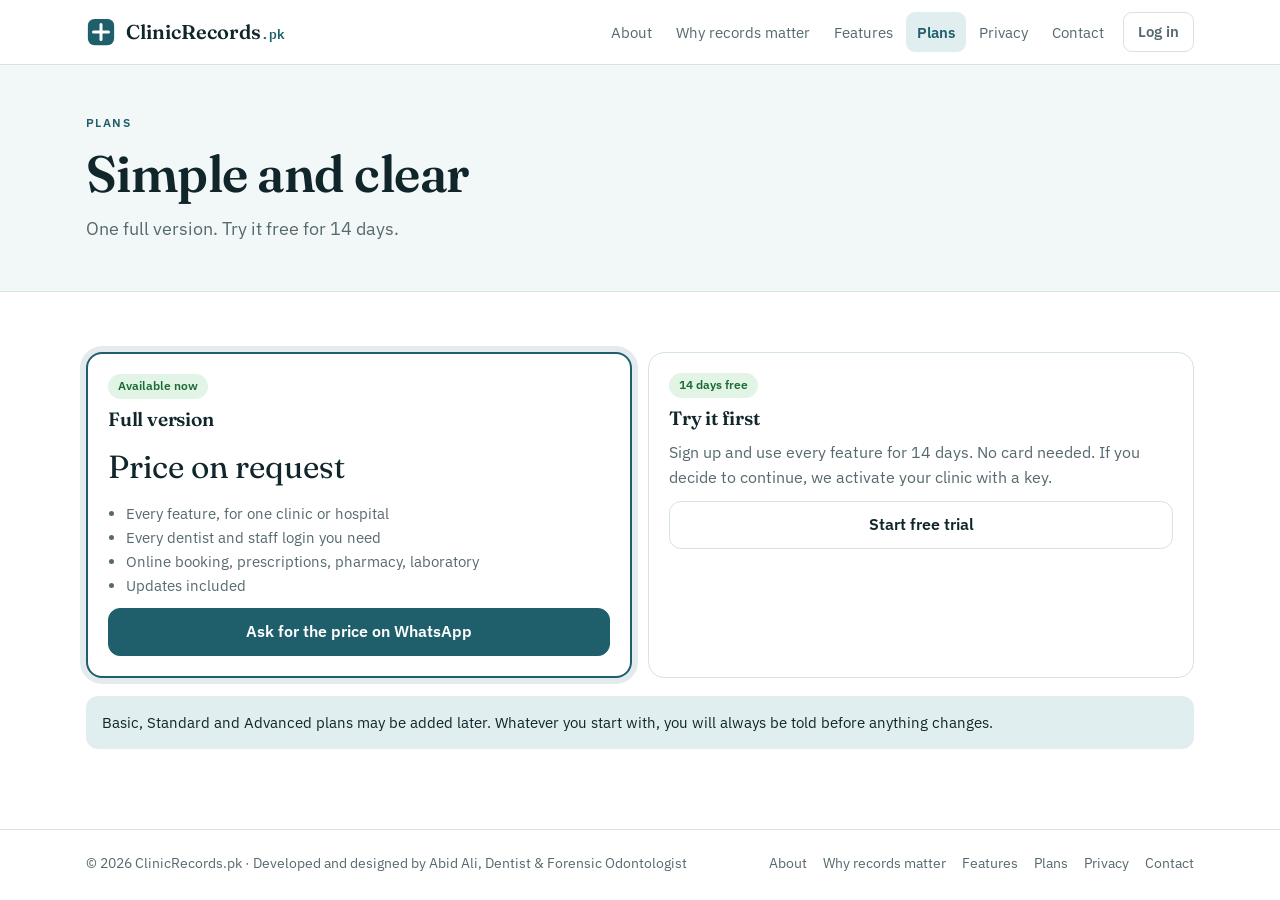
<file: plans.html>
<!doctype html>
<!-- ClinicRecords.pk – website. © 2026 Abid Ali. All rights reserved. -->
<html lang="en">
<head>
<meta charset="utf-8">
<meta name="viewport" content="width=device-width,initial-scale=1,viewport-fit=cover">
<meta name="theme-color" content="#1f5f6b">
<title>Plans – ClinicRecords.pk</title>
<meta name="description" content="One full version with every feature and a 14-day free trial.">
<link rel="preconnect" href="https://fonts.googleapis.com">
<link rel="stylesheet" href="https://fonts.googleapis.com/css2?family=Fraunces:opsz,wght@9..144,500;9..144,600&family=IBM+Plex+Sans:wght@400;500;600&family=IBM+Plex+Mono:wght@500&display=swap">
<link rel="stylesheet" href="site.css">
</head>
<body>
<header class="top"><div class="wrap">
  <a class="brand" href="home.html"><svg class="mark" viewBox="0 0 32 32" aria-hidden="true"><rect x="2" y="2" width="28" height="28" rx="7" fill="var(--teal)"/><path d="M16 8v16M8 16h16" stroke="var(--bg)" stroke-width="3.2" stroke-linecap="round"/></svg><span>ClinicRecords<small>.pk</small></span></a>
  <button class="btn menubtn" type="button" id="menubtn" aria-expanded="false" aria-controls="nav">☰ Menu</button>
  <nav class="nav" id="nav" aria-label="Main menu"><a href="home.html">About</a><a href="why.html">Why records matter</a><a href="features.html">Features</a><a href="plans.html" aria-current="page">Plans</a><a href="privacy.html">Privacy</a><a href="contact.html">Contact</a><a class="btn" href="index.html" style="margin-left:6px">Log in</a></nav>
</div></header>
<main>
<section class="ph"><div class="wrap"><p class="eyebrow">Plans</p><h1>Simple and clear</h1><p class="lead">One full version. Try it free for 14 days.</p></div></section><section class="band"><div class="wrap"><div class="grid g2">
<div class="cardx sel"><span class="badge ok">Available now</span><h3>Full version</h3><p class="price">Price on request</p><ul><li>Every feature, for one clinic or hospital</li><li>Every dentist and staff login you need</li><li>Online booking, prescriptions, pharmacy, laboratory</li><li>Updates included</li></ul><a class="btn primary" href="https://wa.me/923113124533?text=Hello,%20I%20would%20like%20to%20know%20the%20price%20of%20ClinicRecords.pk.">Ask for the price on WhatsApp</a></div>
<div class="cardx"><span class="badge ok">14 days free</span><h3>Try it first</h3><p style="color:var(--muted)">Sign up and use every feature for 14 days. No card needed. If you decide to continue, we activate your clinic with a key.</p><a class="btn" href="home.html#signup">Start free trial</a></div></div>
<p class="note" style="margin-top:18px">Basic, Standard and Advanced plans may be added later. Whatever you start with, you will always be told before anything changes.</p></div></section>
</main>
<footer><div class="wrap"><span>© 2026 ClinicRecords.pk · Developed and designed by Abid Ali, Dentist &amp; Forensic Odontologist</span><nav aria-label="Footer"><a href="home.html">About</a><a href="why.html">Why records matter</a><a href="features.html">Features</a><a href="plans.html">Plans</a><a href="privacy.html">Privacy</a><a href="contact.html">Contact</a></nav></div></footer>
<script>var b=document.getElementById('menubtn'),n=document.getElementById('nav');b.addEventListener('click',function(){var o=n.classList.toggle('open');b.setAttribute('aria-expanded',o)});n.addEventListener('click',function(e){if(e.target.tagName==='A')n.classList.remove('open')});</script>
</body>
</html>
</file>
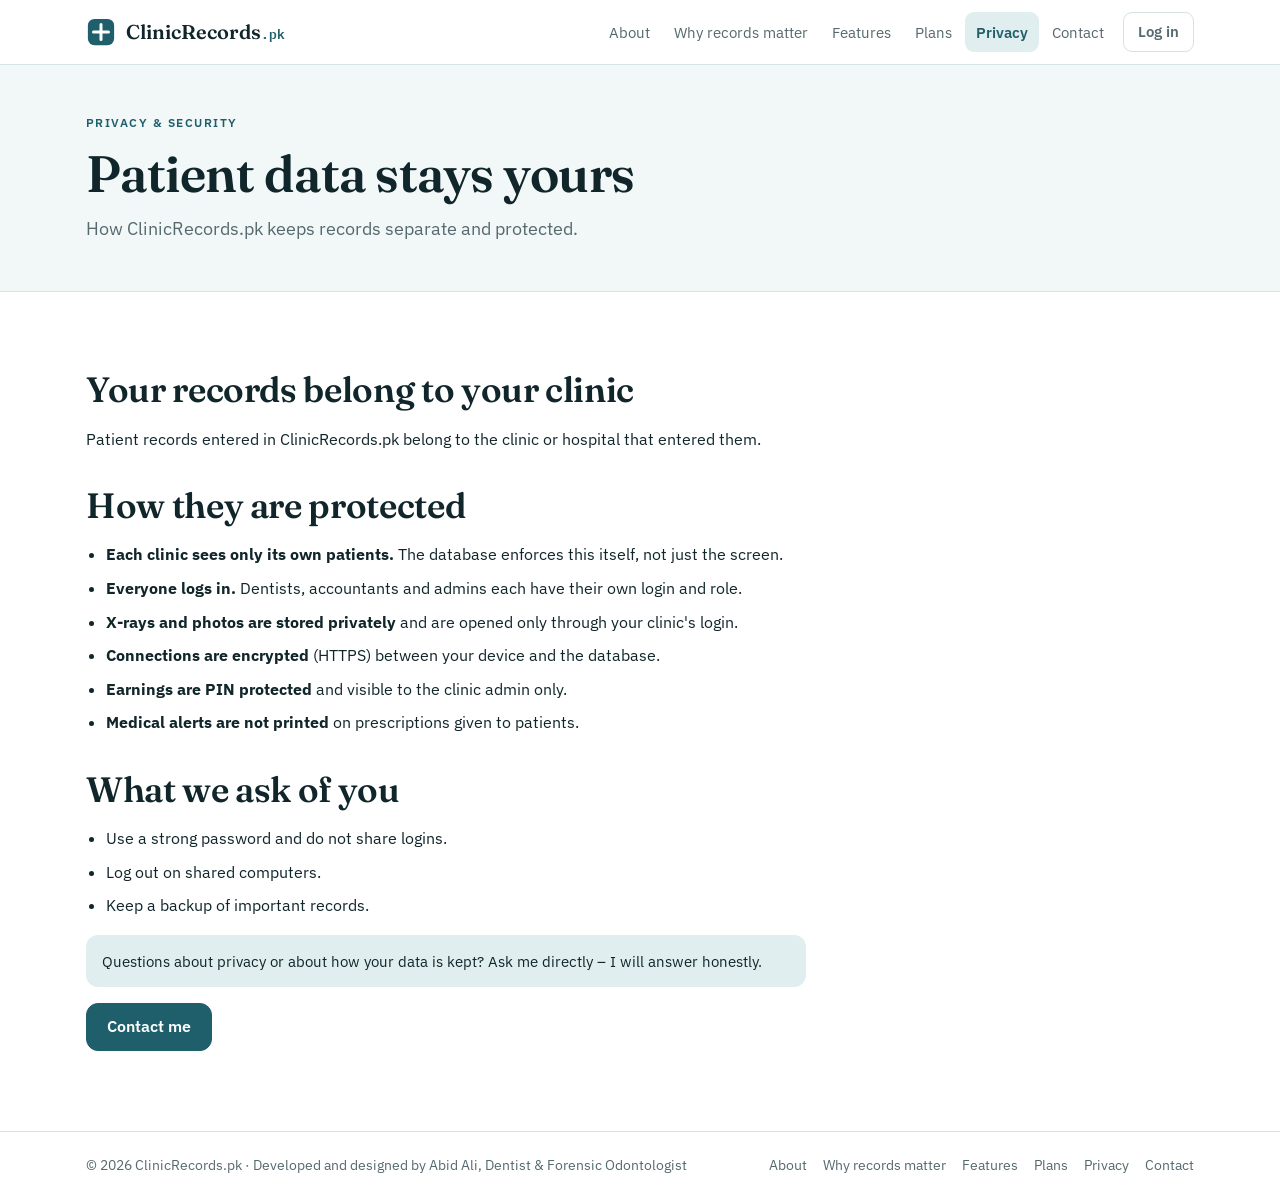
<file: privacy.html>
<!doctype html>
<!-- ClinicRecords.pk – website. © 2026 Abid Ali. All rights reserved. -->
<html lang="en">
<head>
<meta charset="utf-8">
<meta name="viewport" content="width=device-width,initial-scale=1,viewport-fit=cover">
<meta name="theme-color" content="#1f5f6b">
<title>Privacy &amp; security – ClinicRecords.pk</title>
<meta name="description" content="How patient data is separated, protected and kept private in ClinicRecords.pk.">
<link rel="preconnect" href="https://fonts.googleapis.com">
<link rel="stylesheet" href="https://fonts.googleapis.com/css2?family=Fraunces:opsz,wght@9..144,500;9..144,600&family=IBM+Plex+Sans:wght@400;500;600&family=IBM+Plex+Mono:wght@500&display=swap">
<link rel="stylesheet" href="site.css">
</head>
<body>
<header class="top"><div class="wrap">
  <a class="brand" href="home.html"><svg class="mark" viewBox="0 0 32 32" aria-hidden="true"><rect x="2" y="2" width="28" height="28" rx="7" fill="var(--teal)"/><path d="M16 8v16M8 16h16" stroke="var(--bg)" stroke-width="3.2" stroke-linecap="round"/></svg><span>ClinicRecords<small>.pk</small></span></a>
  <button class="btn menubtn" type="button" id="menubtn" aria-expanded="false" aria-controls="nav">☰ Menu</button>
  <nav class="nav" id="nav" aria-label="Main menu"><a href="home.html">About</a><a href="why.html">Why records matter</a><a href="features.html">Features</a><a href="plans.html">Plans</a><a href="privacy.html" aria-current="page">Privacy</a><a href="contact.html">Contact</a><a class="btn" href="index.html" style="margin-left:6px">Log in</a></nav>
</div></header>
<main>
<section class="ph"><div class="wrap"><p class="eyebrow">Privacy &amp; security</p><h1>Patient data stays yours</h1><p class="lead">How ClinicRecords.pk keeps records separate and protected.</p></div></section><section class="band"><div class="wrap"><div class="prose">
<h2>Your records belong to your clinic</h2><p>Patient records entered in ClinicRecords.pk belong to the clinic or hospital that entered them.</p>
<h2>How they are protected</h2>
<ul><li><b>Each clinic sees only its own patients.</b> The database enforces this itself, not just the screen.</li><li><b>Everyone logs in.</b> Dentists, accountants and admins each have their own login and role.</li><li><b>X-rays and photos are stored privately</b> and are opened only through your clinic's login.</li><li><b>Connections are encrypted</b> (HTTPS) between your device and the database.</li><li><b>Earnings are PIN protected</b> and visible to the clinic admin only.</li><li><b>Medical alerts are not printed</b> on prescriptions given to patients.</li></ul>
<h2>What we ask of you</h2>
<ul><li>Use a strong password and do not share logins.</li><li>Log out on shared computers.</li><li>Keep a backup of important records.</li></ul>
<div class="note">Questions about privacy or about how your data is kept? Ask me directly – I will answer honestly.</div>
<p><a class="btn primary" href="contact.html">Contact me</a></p>
</div></div></section>
</main>
<footer><div class="wrap"><span>© 2026 ClinicRecords.pk · Developed and designed by Abid Ali, Dentist &amp; Forensic Odontologist</span><nav aria-label="Footer"><a href="home.html">About</a><a href="why.html">Why records matter</a><a href="features.html">Features</a><a href="plans.html">Plans</a><a href="privacy.html">Privacy</a><a href="contact.html">Contact</a></nav></div></footer>
<script>var b=document.getElementById('menubtn'),n=document.getElementById('nav');b.addEventListener('click',function(){var o=n.classList.toggle('open');b.setAttribute('aria-expanded',o)});n.addEventListener('click',function(e){if(e.target.tagName==='A')n.classList.remove('open')});</script>
</body>
</html>
</file>
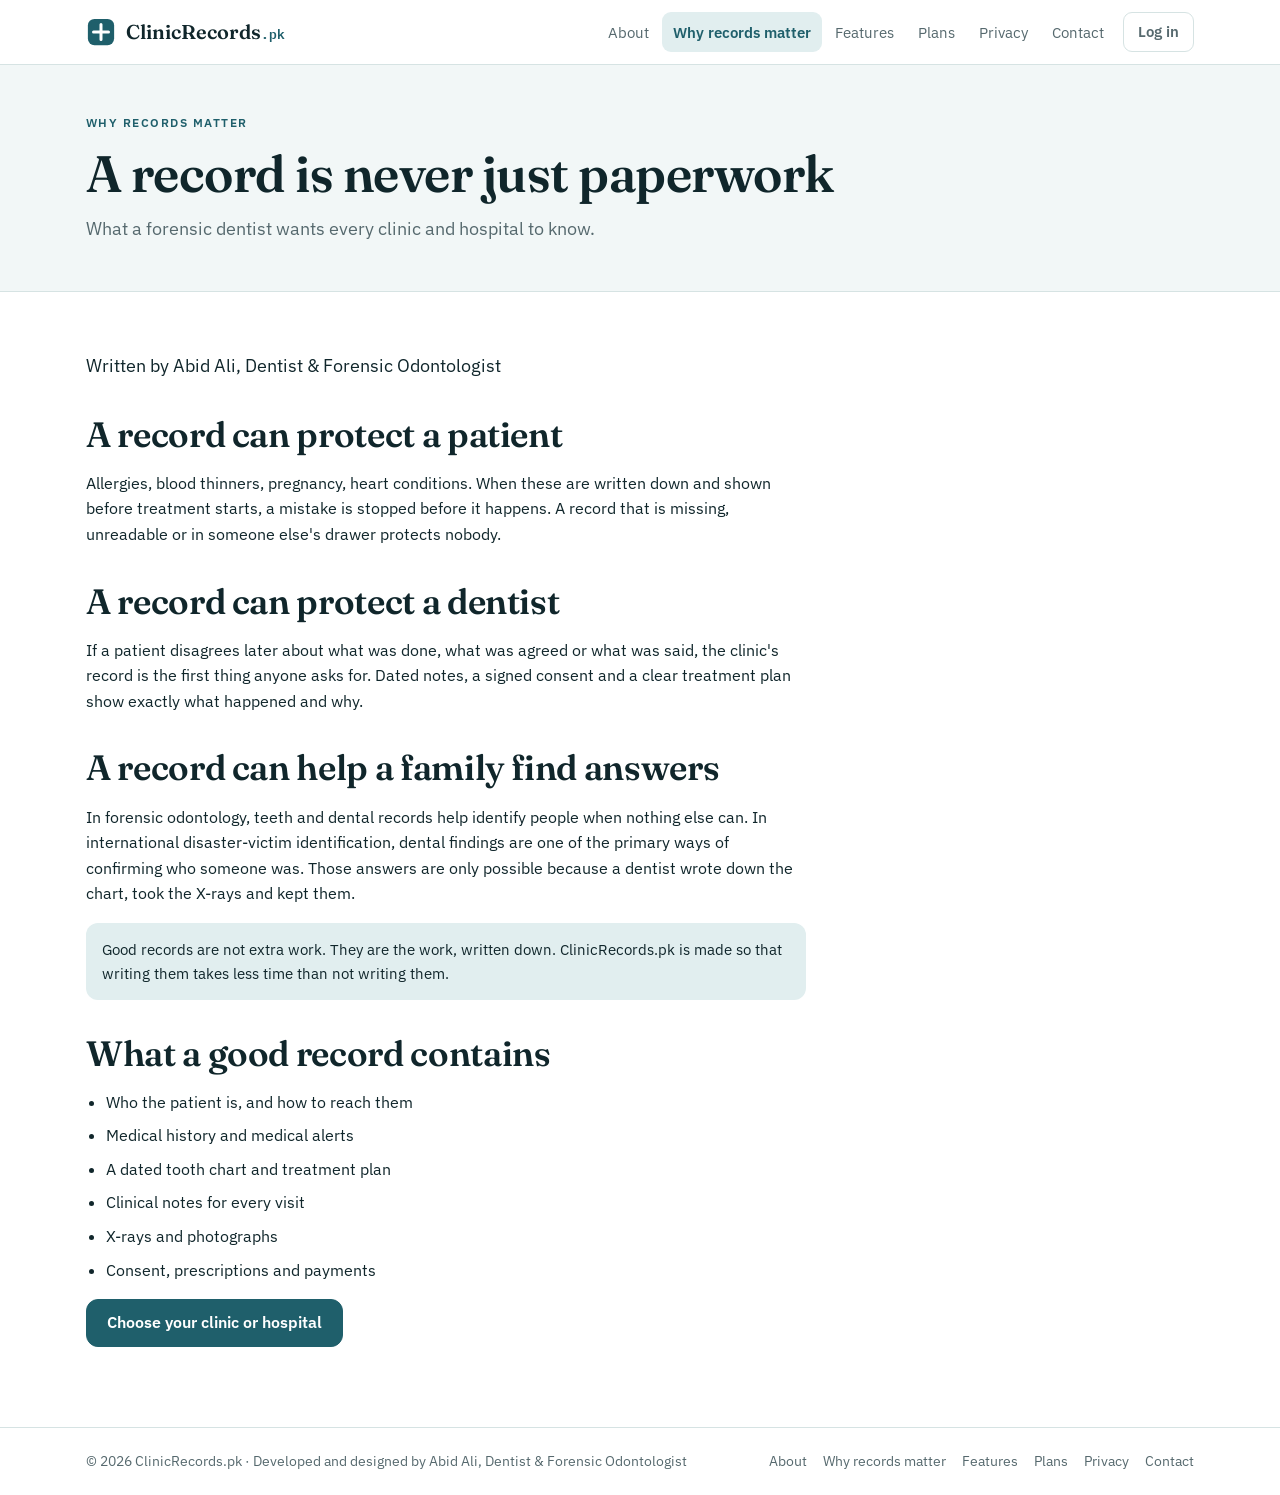
<file: why.html>
<!doctype html>
<!-- ClinicRecords.pk – website. © 2026 Abid Ali. All rights reserved. -->
<html lang="en">
<head>
<meta charset="utf-8">
<meta name="viewport" content="width=device-width,initial-scale=1,viewport-fit=cover">
<meta name="theme-color" content="#1f5f6b">
<title>Why records matter – ClinicRecords.pk</title>
<meta name="description" content="Why clinical records protect patients, dentists and families – by a dentist and forensic odontologist.">
<link rel="preconnect" href="https://fonts.googleapis.com">
<link rel="stylesheet" href="https://fonts.googleapis.com/css2?family=Fraunces:opsz,wght@9..144,500;9..144,600&family=IBM+Plex+Sans:wght@400;500;600&family=IBM+Plex+Mono:wght@500&display=swap">
<link rel="stylesheet" href="site.css">
</head>
<body>
<header class="top"><div class="wrap">
  <a class="brand" href="home.html"><svg class="mark" viewBox="0 0 32 32" aria-hidden="true"><rect x="2" y="2" width="28" height="28" rx="7" fill="var(--teal)"/><path d="M16 8v16M8 16h16" stroke="var(--bg)" stroke-width="3.2" stroke-linecap="round"/></svg><span>ClinicRecords<small>.pk</small></span></a>
  <button class="btn menubtn" type="button" id="menubtn" aria-expanded="false" aria-controls="nav">☰ Menu</button>
  <nav class="nav" id="nav" aria-label="Main menu"><a href="home.html">About</a><a href="why.html" aria-current="page">Why records matter</a><a href="features.html">Features</a><a href="plans.html">Plans</a><a href="privacy.html">Privacy</a><a href="contact.html">Contact</a><a class="btn" href="index.html" style="margin-left:6px">Log in</a></nav>
</div></header>
<main>
<section class="ph"><div class="wrap"><p class="eyebrow">Why records matter</p><h1>A record is never just paperwork</h1><p class="lead">What a forensic dentist wants every clinic and hospital to know.</p></div></section><section class="band"><div class="wrap"><div class="prose">
<p class="lead">Written by Abid Ali, Dentist &amp; Forensic Odontologist</p>
<h2>A record can protect a patient</h2>
<p>Allergies, blood thinners, pregnancy, heart conditions. When these are written down and shown before treatment starts, a mistake is stopped before it happens. A record that is missing, unreadable or in someone else's drawer protects nobody.</p>
<h2>A record can protect a dentist</h2>
<p>If a patient disagrees later about what was done, what was agreed or what was said, the clinic's record is the first thing anyone asks for. Dated notes, a signed consent and a clear treatment plan show exactly what happened and why.</p>
<h2>A record can help a family find answers</h2>
<p>In forensic odontology, teeth and dental records help identify people when nothing else can. In international disaster-victim identification, dental findings are one of the primary ways of confirming who someone was. Those answers are only possible because a dentist wrote down the chart, took the X-rays and kept them.</p>
<div class="note">Good records are not extra work. They are the work, written down. ClinicRecords.pk is made so that writing them takes less time than not writing them.</div>
<h2>What a good record contains</h2>
<ul><li>Who the patient is, and how to reach them</li><li>Medical history and medical alerts</li><li>A dated tooth chart and treatment plan</li><li>Clinical notes for every visit</li><li>X-rays and photographs</li><li>Consent, prescriptions and payments</li></ul>
<p><a class="btn primary" href="home.html#signup">Choose your clinic or hospital</a></p>
</div></div></section>
</main>
<footer><div class="wrap"><span>© 2026 ClinicRecords.pk · Developed and designed by Abid Ali, Dentist &amp; Forensic Odontologist</span><nav aria-label="Footer"><a href="home.html">About</a><a href="why.html">Why records matter</a><a href="features.html">Features</a><a href="plans.html">Plans</a><a href="privacy.html">Privacy</a><a href="contact.html">Contact</a></nav></div></footer>
<script>var b=document.getElementById('menubtn'),n=document.getElementById('nav');b.addEventListener('click',function(){var o=n.classList.toggle('open');b.setAttribute('aria-expanded',o)});n.addEventListener('click',function(e){if(e.target.tagName==='A')n.classList.remove('open')});</script>
</body>
</html>
</file>
<file: site.css>
/* ClinicRecords.pk website · © 2026 Abid Ali. All rights reserved. */
:root{--bg:#ffffff;--bg-soft:#f2f7f7;--ink:#10262b;--muted:#56696e;--line:#d6e3e3;--teal:#1f5f6b;--teal-ink:#ffffff;--teal-soft:#e1eeef;--deep:#0b2227;--mint:#7fd3cb;--ok:#1d6b34;--ok-soft:#e1f4e6;--warn:#8a5a00;--warn-soft:#fdf0d5;--f-display:"Fraunces",Georgia,"Times New Roman",serif;--f-body:"IBM Plex Sans",system-ui,-apple-system,"Segoe UI",sans-serif;--f-mono:"IBM Plex Mono",ui-monospace,Menlo,monospace}
@media (prefers-color-scheme:dark){:root:not([data-theme="light"]){--bg:#0d1719;--bg-soft:#132024;--ink:#e4eeef;--muted:#97aaae;--line:#26383c;--teal:#6fb8c4;--teal-ink:#0b2227;--teal-soft:#183338;--ok:#7fd1a0;--ok-soft:#173023;--warn:#f0bb5a;--warn-soft:#352a14;color-scheme:dark}}
*{box-sizing:border-box}
html{scroll-behavior:smooth}
body{background:var(--bg);color:var(--ink);font-family:var(--f-body);font-size:16px;line-height:1.6;margin:0}
a{color:inherit}
.wrap{max-width:1140px;margin:0 auto;padding-left:max(16px,env(safe-area-inset-left,0px));padding-right:max(16px,env(safe-area-inset-right,0px))}
h1,h2,h3{font-family:var(--f-display);font-weight:600;line-height:1.14;margin:0;text-wrap:balance;letter-spacing:-.01em}
h1{font-size:clamp(2rem,4.6vw,3.2rem)}h2{font-size:clamp(1.5rem,3vw,2.2rem)}h3{font-size:1.2rem}p{margin:0}
.eyebrow{font-size:.78rem;font-weight:600;letter-spacing:.12em;text-transform:uppercase;color:var(--teal)}
.lead{font-size:1.1rem;color:var(--muted);max-width:60ch}
.btn{display:inline-flex;align-items:center;justify-content:center;gap:8px;min-height:48px;padding:0 20px;border-radius:12px;font-weight:600;text-decoration:none;border:1px solid var(--line);background:var(--bg);color:var(--ink);font-family:var(--f-body);font-size:1rem;cursor:pointer}
.btn.primary{background:var(--teal);border-color:var(--teal);color:var(--teal-ink)}
.btn.mint{background:var(--mint);border-color:var(--mint);color:#0b2227}
.btn:focus-visible,a:focus-visible,button:focus-visible{outline:3px solid var(--mint);outline-offset:2px}
.btn:hover{filter:brightness(1.06)}
/* header + menu */
.top{position:sticky;top:0;z-index:20;background:var(--bg);border-bottom:1px solid var(--line)}
.top .wrap{display:flex;align-items:center;gap:16px;min-height:64px}
.brand{display:flex;align-items:center;gap:10px;text-decoration:none;font-family:var(--f-display);font-weight:600;font-size:1.25rem;white-space:nowrap}
.brand small{font-family:var(--f-mono);font-size:.8rem;color:var(--teal)}
.mark{width:30px;height:30px;flex:none}
.nav{display:flex;gap:2px;margin-left:auto;font-size:.95rem}
.nav a{text-decoration:none;color:var(--muted);padding:8px 11px;border-radius:9px}
.nav a:hover{color:var(--ink)}.nav a[aria-current=page]{background:var(--teal-soft);color:var(--teal);font-weight:600}
.top .btn{min-height:40px;padding:0 14px;font-size:.92rem;white-space:nowrap}
.menubtn{display:none}
@media (max-width:900px){.menubtn{display:inline-flex;margin-left:auto}.nav{display:none;position:absolute;left:0;right:0;top:64px;flex-direction:column;background:var(--bg);border-bottom:1px solid var(--line);padding:8px 16px 14px;margin:0;box-shadow:0 18px 30px -20px rgba(0,0,0,.3)}.nav.open{display:flex}.nav a{padding:13px 10px;font-size:1.02rem}}
/* about hero */
.me{position:relative;overflow:hidden;isolation:isolate;color:#eaf6f5;background:radial-gradient(700px 500px at 80% 40%,rgba(31,95,107,.9),transparent 70%),linear-gradient(135deg,#0b2227,#0f3139)}
.me::before{content:"";position:absolute;inset:0;z-index:-1;opacity:.1;background:url("data:image/svg+xml;utf8,%3Csvg xmlns='http://www.w3.org/2000/svg' width='40' height='40'%3E%3Cpath d='M40 0H0V40' fill='none' stroke='%237fd3cb' stroke-width='1'/%3E%3C/svg%3E") 0 0/40px 40px}
.me .fp{position:absolute;right:-60px;top:50%;transform:translateY(-50%);width:560px;height:600px;z-index:-1;opacity:.5;max-width:90vw}
.me .wrap{position:relative;display:grid;grid-template-columns:240px 1fr;gap:48px;align-items:center;padding-block:72px 84px}
.me .ecg{width:100%;position:absolute;left:0;right:0;bottom:14px;height:60px;z-index:-1;opacity:.35}
@media (max-width:760px){.photo{width:180px;height:210px;font-size:2.6rem}.me .wrap{grid-template-columns:1fr;gap:24px;padding-block:36px 64px;justify-items:start}}
.photo{width:240px;height:280px;border-radius:24px;overflow:hidden;background:rgba(127,211,203,.12);border:2px solid var(--mint);box-shadow:0 0 0 8px rgba(127,211,203,.08),0 20px 50px rgba(0,0,0,.35);display:flex;align-items:center;justify-content:center;color:var(--mint);font-family:var(--f-display);font-size:3.4rem;max-width:100%}
.photo img{width:100%;height:100%;object-fit:cover;display:block}
.me .txt{display:flex;flex-direction:column;gap:16px;min-width:0}
.me h1{color:#fff;font-size:clamp(2rem,4.4vw,3rem)}.me h1 span{color:var(--mint);display:block}
.me .eyebrow{color:var(--mint)}
.me blockquote{margin:0;border-left:3px solid var(--mint);padding-left:18px;font-family:var(--f-display);font-size:clamp(1.1rem,2.2vw,1.45rem);line-height:1.45;color:#fff}
.reach{display:flex;flex-wrap:wrap;align-items:center;gap:12px;padding:14px 16px;border-radius:14px;background:rgba(255,255,255,.08);border:1px solid rgba(127,211,203,.35)}
.reach b{flex:1;min-width:200px;color:#fff}
/* sections */
section.band{padding-block:60px}section.soft{background:var(--bg-soft)}
.head{display:flex;flex-direction:column;gap:10px;max-width:660px;margin-bottom:28px}
.grid{display:grid;gap:16px}.g2{grid-template-columns:repeat(2,minmax(0,1fr))}.g3{grid-template-columns:repeat(3,minmax(0,1fr))}.g4{grid-template-columns:repeat(4,minmax(0,1fr))}
@media (max-width:900px){.g3,.g4{grid-template-columns:repeat(2,minmax(0,1fr))}}@media (max-width:620px){.g2,.g3,.g4{grid-template-columns:1fr}}
.cardx{border:1px solid var(--line);border-radius:16px;padding:20px;background:var(--bg);display:flex;flex-direction:column;gap:10px;min-width:0}
.cardx.sel{border:2px solid var(--teal);box-shadow:0 0 0 6px rgba(31,95,107,.12)}
.cardx ul{margin:0;padding-left:18px;color:var(--muted);font-size:.94rem;flex:1}
.ic{width:46px;height:46px;border-radius:12px;background:var(--teal-soft);display:flex;align-items:center;justify-content:center;color:var(--teal)}
.ic svg{width:26px;height:26px;stroke:currentColor;fill:none;stroke-width:1.7;stroke-linecap:round;stroke-linejoin:round}
.badge{align-self:flex-start;font-size:.72rem;padding:3px 10px;border-radius:99px;font-weight:600}
.badge.ok{background:var(--ok-soft);color:var(--ok)}.badge.soon{background:var(--warn-soft);color:var(--warn)}
.sub{margin-top:14px;padding:18px;border-radius:18px;background:var(--bg-soft);border:1px solid var(--line)}
.sub[hidden]{display:none}.subh{font-weight:700;margin-bottom:12px}
.flow{margin-top:18px;padding:14px 16px;border-radius:12px;border:1px dashed var(--teal);display:flex;gap:10px;flex-wrap:wrap;align-items:center;font-size:.95rem}
.flow span{background:var(--teal-soft);padding:5px 10px;border-radius:8px}
.pages a{text-decoration:none}.pages a b{color:var(--teal)}.pages a span{color:var(--muted);font-size:.9rem}
.pages a.cardx:hover{border-color:var(--teal)}
/* page header */
.ph{background:var(--bg-soft);border-bottom:1px solid var(--line)}
.ph .wrap{padding-block:48px;display:flex;flex-direction:column;gap:12px}
.prose{max-width:720px;display:flex;flex-direction:column;gap:16px}
.prose h2{margin-top:18px}.prose p,.prose li{color:var(--ink)}.prose ul{margin:0;padding-left:20px;display:flex;flex-direction:column;gap:8px}
.note{padding:14px 16px;border-radius:12px;background:var(--teal-soft);color:var(--ink);font-size:.95rem}
.price{font-family:var(--f-display);font-size:2rem}
.help3{display:flex;gap:18px;align-items:center;flex-wrap:wrap;padding:22px;border-radius:18px;color:#fff;background:linear-gradient(135deg,#0b2227,#1f5f6b)}
.help3 p{color:#cfe8e5;margin-top:4px}.help3 .hi{font-size:2rem}
footer{border-top:1px solid var(--line);margin-top:20px}
footer .wrap{padding-block:22px;display:flex;flex-wrap:wrap;gap:10px 24px;justify-content:space-between;color:var(--muted);font-size:.88rem}
footer nav{display:flex;gap:16px;flex-wrap:wrap}footer a{text-decoration:none}footer a:hover{text-decoration:underline}
</file>
